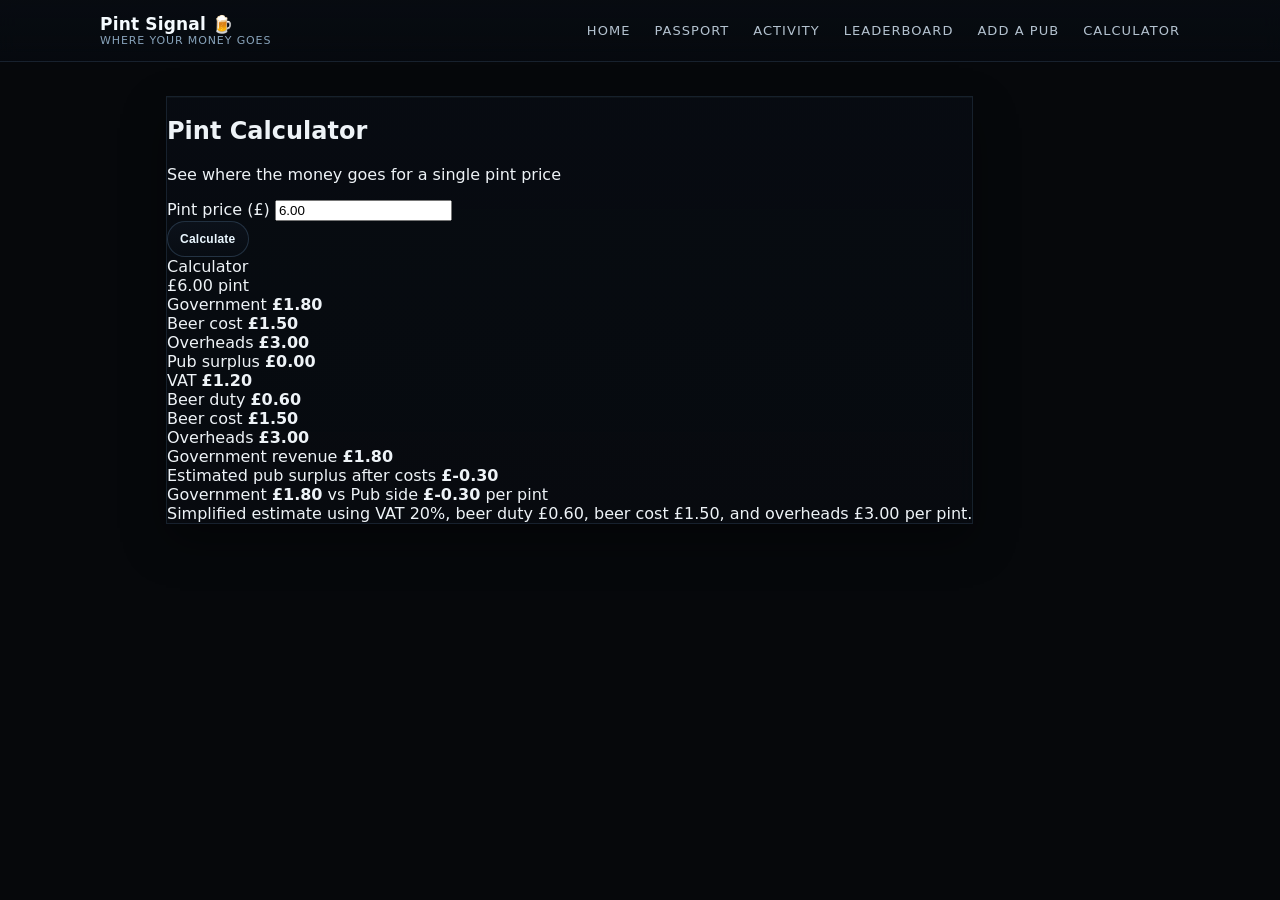
<file: calculator.html>
<!DOCTYPE html>
<html lang="en">
<head>
  <meta charset="utf-8" />
  <meta name="viewport" content="width=device-width,initial-scale=1" />
  <title>Pint Calculator</title>
  <link rel="stylesheet" href="style.css" />
</head>
<body>
  <header class="topbar">
    <div class="topbar-inner">
      <div>
        <div class="brand-title">Pint Signal 🍺</div>
        <div class="brand-subtitle">Where your money goes</div>
      </div>

      <nav class="menu">
        <a href="index.html">Home</a>
        <a href="passport.html">Passport</a>
        <a href="activity.html">Activity</a>
        <a href="leaderboard.html">Leaderboard</a>
        <a href="add-pub.html">Add a Pub</a>
        <a href="calculator.html">Calculator</a>
      </nav>
    </div>
  </header>

  <main class="page page-narrow">
    <section class="panel">
      <div class="panel-header">
        <h2>Pint Calculator</h2>
        <p>See where the money goes for a single pint price</p>
      </div>

      <div class="info-card">
        <div class="form-grid single-column">
          <label class="form-field">
            <span>Pint price (£)</span>
            <input id="awarenessPrice" type="number" step="0.01" min="0" value="6.00" placeholder="e.g. 6.00" />
          </label>
        </div>

        <div class="controls-row">
          <button onclick="runAwarenessCalculator()">Calculate</button>
        </div>

        <div id="awarenessResult" class="awareness-result"></div>
      </div>
    </section>
  </main>

  <script>
    function formatMoney(value) {
      return `£${Number(value).toFixed(2)}`;
    }

    function calculatePintEconomics(salePrice) {
      const price = Number(salePrice);
      const vat = price * 0.20;
      const beerDuty = 0.60;
      const beerCost = 1.50;
      const overheads = 3.00;
      const governmentRevenue = vat + beerDuty;
      const pubSurplus = price - vat - beerDuty - beerCost - overheads;

      return {
        salePrice: price,
        vat,
        beerDuty,
        beerCost,
        overheads,
        governmentRevenue,
        pubSurplus
      };
    }

    function buildMoneyBarHtml(result) {
      const parts = [
        { label: "Government", value: Math.max(result.governmentRevenue, 0), className: "money-gov" },
        { label: "Beer cost", value: Math.max(result.beerCost, 0), className: "money-beer" },
        { label: "Overheads", value: Math.max(result.overheads, 0), className: "money-overheads" },
        { label: "Pub surplus", value: Math.max(result.pubSurplus, 0), className: "money-pub" }
      ];

      const total = parts.reduce((sum, part) => sum + part.value, 0);

      const barHtml = parts
        .filter(part => part.value > 0)
        .map(part => {
          const width = total > 0 ? (part.value / total) * 100 : 0;
          return `<div class="${part.className}" style="width:${width}%"></div>`;
        })
        .join("");

      const legendHtml = parts
        .map(part => `
          <div class="money-legend-item">
            <span class="money-legend-label"><span class="money-dot ${part.className}"></span>${part.label}</span>
            <strong>${formatMoney(part.value)}</strong>
          </div>
        `)
        .join("");

      return `
        <div class="money-bar">${barHtml}</div>
        <div class="money-legend">${legendHtml}</div>
      `;
    }

    function renderAwarenessResult(priceValue) {
      const result = calculatePintEconomics(priceValue);

      document.getElementById("awarenessResult").innerHTML = `
        <div class="awareness-card">
          <div class="hero-badge">Calculator</div>
          <div class="hero-title">${formatMoney(result.salePrice)} pint</div>

          ${buildMoneyBarHtml(result)}

          <div class="breakdown-grid">
            <div class="breakdown-row">
              <span>VAT</span>
              <strong>${formatMoney(result.vat)}</strong>
            </div>
            <div class="breakdown-row">
              <span>Beer duty</span>
              <strong>${formatMoney(result.beerDuty)}</strong>
            </div>
            <div class="breakdown-row">
              <span>Beer cost</span>
              <strong>${formatMoney(result.beerCost)}</strong>
            </div>
            <div class="breakdown-row">
              <span>Overheads</span>
              <strong>${formatMoney(result.overheads)}</strong>
            </div>
            <div class="breakdown-row total government">
              <span>Government revenue</span>
              <strong>${formatMoney(result.governmentRevenue)}</strong>
            </div>
            <div class="breakdown-row total pub-side">
              <span>Estimated pub surplus after costs</span>
              <strong>${formatMoney(result.pubSurplus)}</strong>
            </div>
          </div>

          <div class="comparison-line">
            Government <strong>${formatMoney(result.governmentRevenue)}</strong> vs Pub side <strong>${formatMoney(result.pubSurplus)}</strong> per pint
          </div>

          <div class="calculator-note">
            Simplified estimate using VAT 20%, beer duty £0.60, beer cost £1.50, and overheads £3.00 per pint.
          </div>
        </div>
      `;
    }

    function runAwarenessCalculator() {
      const input = document.getElementById("awarenessPrice");
      const value = Number(input.value);

      if (Number.isNaN(value) || value <= 0) {
        document.getElementById("awarenessResult").innerHTML = `<div class="empty-state">Enter a valid pint price.</div>`;
        return;
      }

      renderAwarenessResult(value);
    }

    window.runAwarenessCalculator = runAwarenessCalculator;

    renderAwarenessResult(6);
  </script>
</body>
</html>
</file>
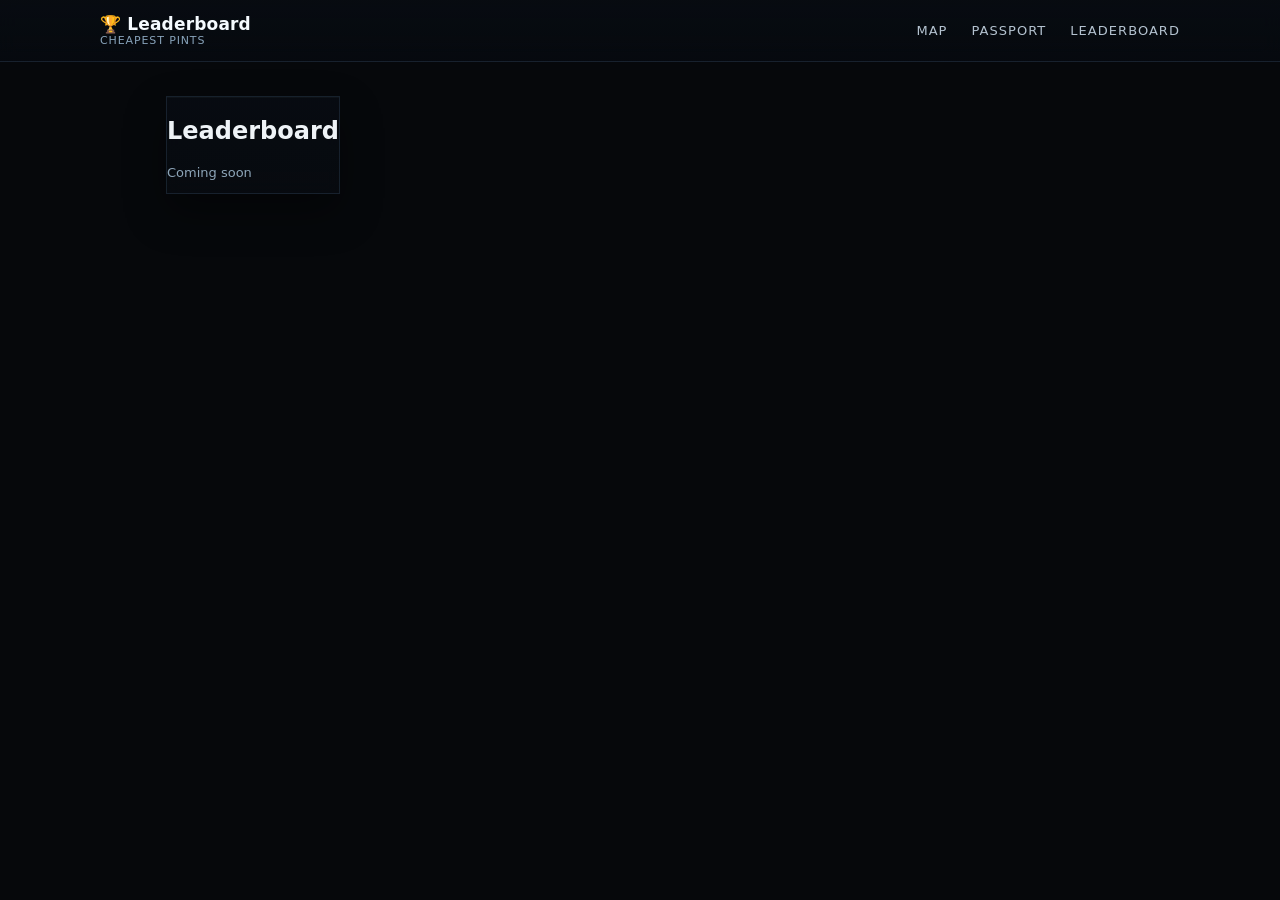
<file: leaderboard.html>
<!DOCTYPE html>
<html lang="en">
<head>
  <meta charset="utf-8" />
  <meta name="viewport" content="width=device-width,initial-scale=1" />
  <title>Leaderboard</title>

  <link rel="stylesheet" href="style.css" />
</head>

<body>
<header class="topbar">
  <div class="topbar-inner">
    <div>
      <div class="brand-title">🏆 Leaderboard</div>
      <div class="brand-subtitle">Cheapest pints</div>
    </div>

    <nav class="menu">
      <a href="index.html">Map</a>
      <a href="passport.html">Passport</a>
      <a href="leaderboard.html">Leaderboard</a>
    </nav>
  </div>
</header>

<main class="page page-narrow">
  <section class="panel">
    <h2>Leaderboard</h2>
    <p class="stack-meta">Coming soon</p>
  </section>
</main>

</body>
</html>
</file>
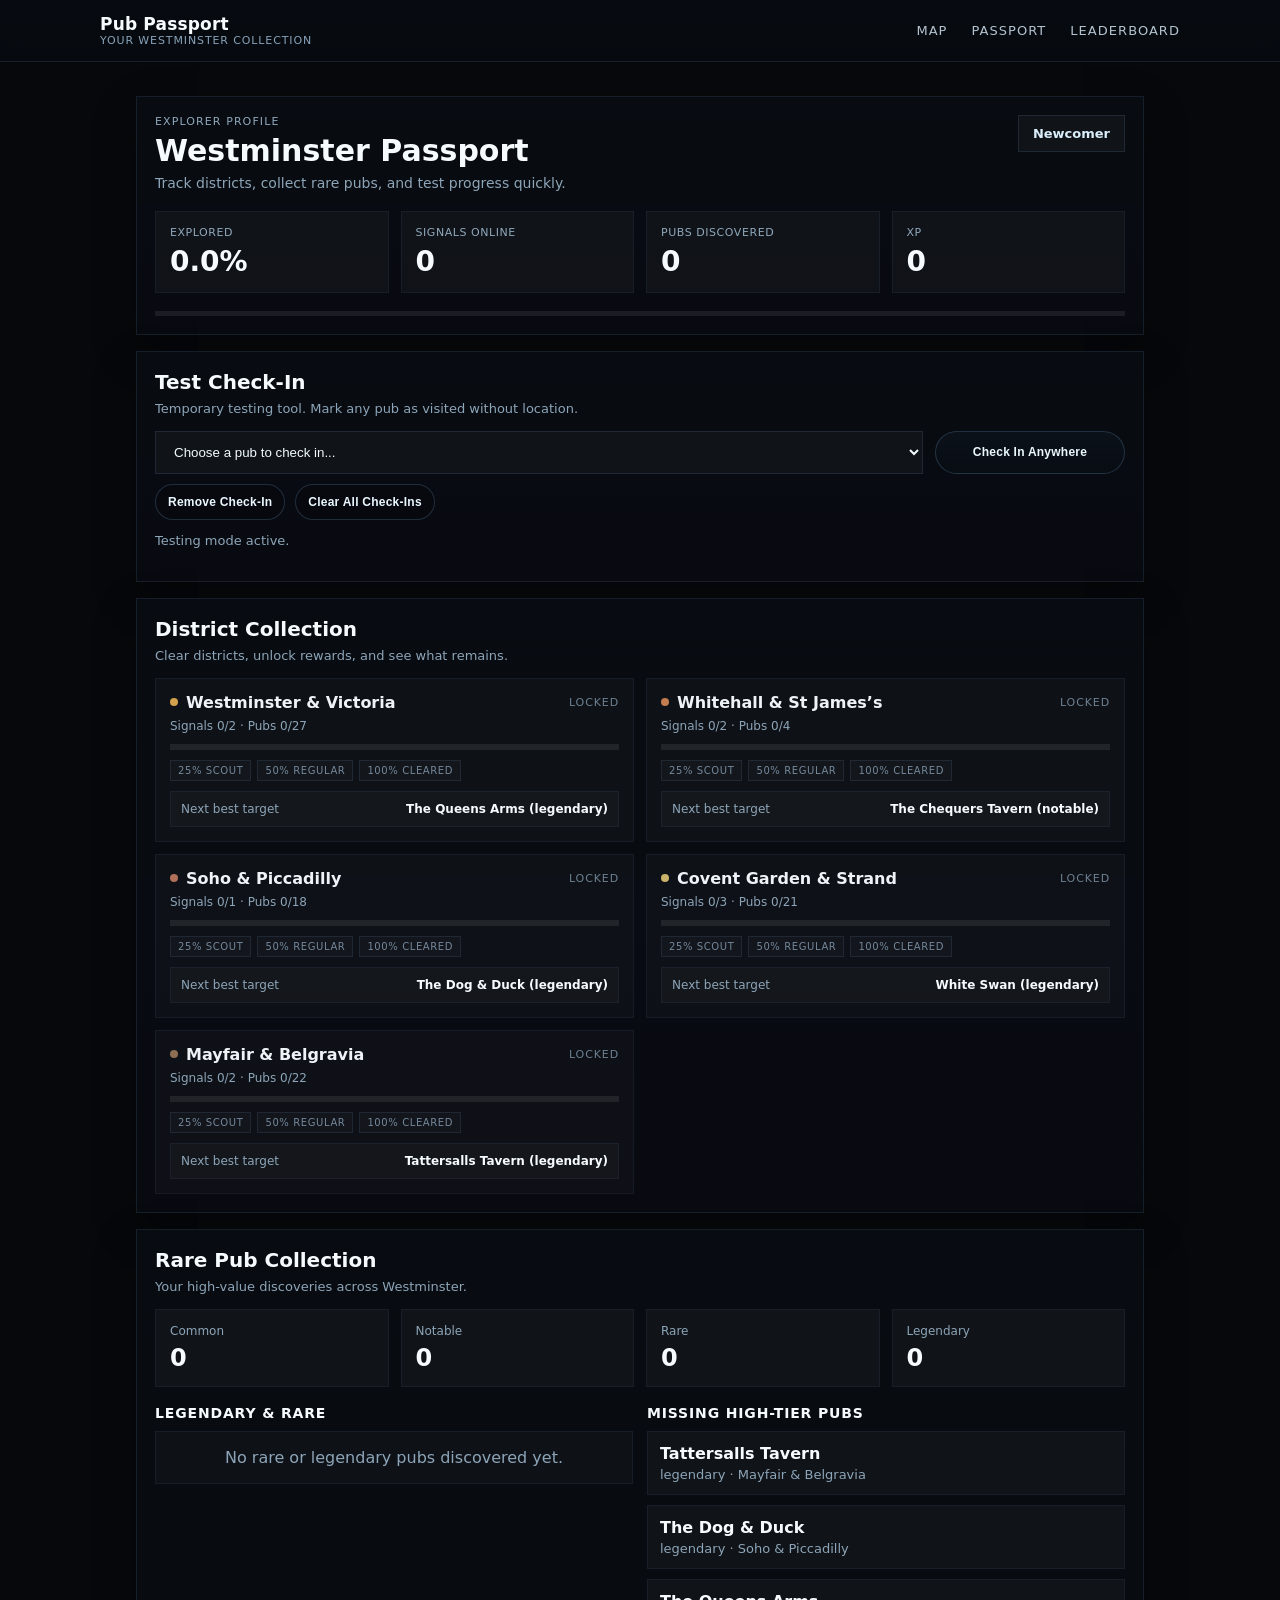
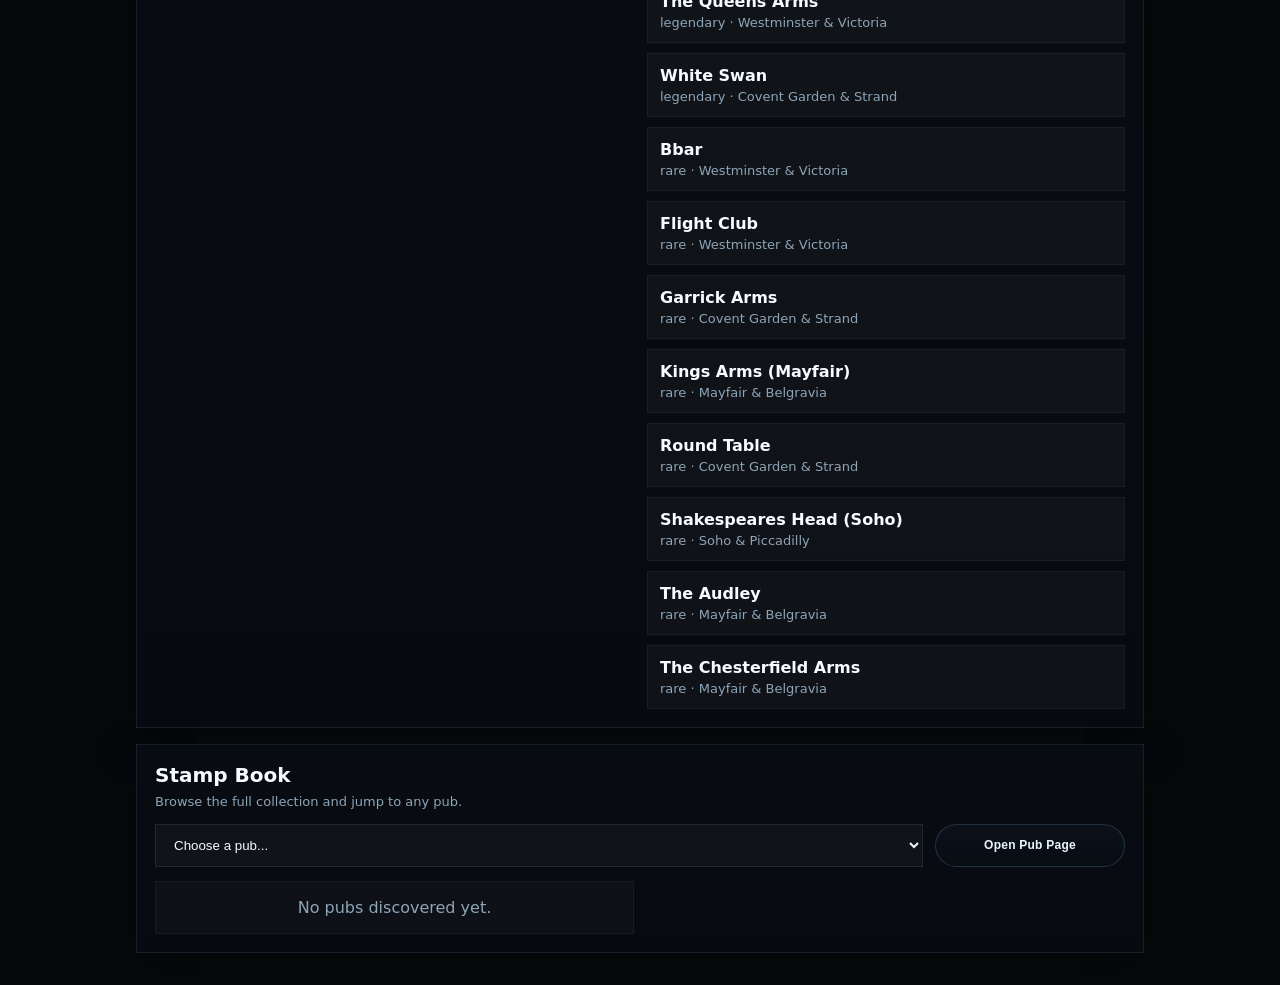
<file: passport.html>
<!DOCTYPE html>
<html lang="en">
<head>
  <meta charset="utf-8" />
  <meta name="viewport" content="width=device-width,initial-scale=1" />
  <title>Pint Signal Passport</title>
  <link rel="stylesheet" href="style.css" />
</head>
<body>
  <header class="topbar">
    <div class="topbar-inner">
      <div>
        <div class="brand-title">Pub Passport</div>
        <div class="brand-subtitle">Your Westminster collection</div>
      </div>

      <nav class="menu">
        <a href="index.html">Map</a>
        <a href="passport.html">Passport</a>
        <a href="leaderboard.html">Leaderboard</a>
      </nav>
    </div>
  </header>

  <main class="page passport-page">
    <section class="passport-hero card">
      <div class="passport-hero-top">
        <div>
          <div class="section-kicker">Explorer Profile</div>
          <h1 class="passport-title">Westminster Passport</h1>
          <p class="passport-subtitle">Track districts, collect rare pubs, and test progress quickly.</p>
        </div>
        <div class="passport-rank-chip" id="rankChip">Newcomer</div>
      </div>

      <div class="passport-hero-grid">
        <div class="passport-hero-stat">
          <span>Explored</span>
          <strong id="passportPercent">0%</strong>
        </div>
        <div class="passport-hero-stat">
          <span>Signals online</span>
          <strong id="signalCount">0</strong>
        </div>
        <div class="passport-hero-stat">
          <span>Pubs discovered</span>
          <strong id="visitedCount">0</strong>
        </div>
        <div class="passport-hero-stat">
          <span>XP</span>
          <strong id="xpCount">0</strong>
        </div>
      </div>

      <div class="progress-bar passport-main-progress">
        <div class="progress-fill" id="passportBar" style="width:0%"></div>
      </div>
    </section>

    <section class="card">
      <div class="section-title-row">
        <div>
          <div class="panel-title">Test Check-In</div>
          <div class="panel-sub">Temporary testing tool. Mark any pub as visited without location.</div>
        </div>
      </div>

      <div class="passport-controls">
        <select id="testCheckinSelect" class="passport-select">
          <option value="">Choose a pub to check in...</option>
        </select>
        <button id="testCheckinButton">Check In Anywhere</button>
      </div>

      <div class="test-actions-row">
        <button class="button-secondary" id="removeCheckinButton">Remove Check-In</button>
        <button class="button-secondary" id="clearAllCheckinsButton">Clear All Check-Ins</button>
      </div>

      <div id="testCheckinStatus" class="panel-sub top-gap">Testing mode active.</div>
    </section>

    <section class="card">
      <div class="section-title-row">
        <div>
          <div class="panel-title">District Collection</div>
          <div class="panel-sub">Clear districts, unlock rewards, and see what remains.</div>
        </div>
      </div>

      <div id="districtProgressList" class="passport-district-list"></div>
    </section>

    <section class="card">
      <div class="section-title-row">
        <div>
          <div class="panel-title">Rare Pub Collection</div>
          <div class="panel-sub">Your high-value discoveries across Westminster.</div>
        </div>
      </div>

      <div class="rarity-grid">
        <div class="rarity-card rarity-common-card">
          <span>Common</span>
          <strong id="commonCount">0</strong>
        </div>
        <div class="rarity-card rarity-notable-card">
          <span>Notable</span>
          <strong id="notableCount">0</strong>
        </div>
        <div class="rarity-card rarity-rare-card">
          <span>Rare</span>
          <strong id="rareCount">0</strong>
        </div>
        <div class="rarity-card rarity-legendary-card">
          <span>Legendary</span>
          <strong id="legendaryCount">0</strong>
        </div>
      </div>

      <div class="rare-collection-layout">
        <div>
          <div class="subsection-title">Legendary & Rare</div>
          <div id="rarePubCollection" class="stack-book-list"></div>
        </div>
        <div>
          <div class="subsection-title">Missing high-tier pubs</div>
          <div id="missingRareCollection" class="stack-book-list"></div>
        </div>
      </div>
    </section>

    <section class="card">
      <div class="section-title-row">
        <div>
          <div class="panel-title">Stamp Book</div>
          <div class="panel-sub">Browse the full collection and jump to any pub.</div>
        </div>
      </div>

      <div class="passport-controls">
        <select id="pubSelect" class="passport-select">
          <option value="">Choose a pub...</option>
        </select>
        <button id="openPubButton">Open Pub Page</button>
      </div>

      <div id="visitedPubList" class="stamp-book-list"></div>
    </section>
  </main>

  <script type="module">
    import { westminsterPubs } from "./westminster-pubs.js";
    import { signals } from "./signals.js";
    import { districts, getDistrictForPub } from "./districts.js";

    const STORAGE_KEYS = {
      signals: "pint_signal_unlocked_signals",
      visited: "pint_signal_visited_pubs",
      xp: "pint_signal_xp",
      rare: "pint_signal_rare_assignments"
    };

    const REWARD_STEPS = [
      { threshold: 25, label: "Scout" },
      { threshold: 50, label: "Regular" },
      { threshold: 100, label: "Cleared" }
    ];

    const unlockedSignals = new Set(JSON.parse(localStorage.getItem(STORAGE_KEYS.signals) || "[]"));
    const visitedPubs = new Set(JSON.parse(localStorage.getItem(STORAGE_KEYS.visited) || "[]"));
    let xp = Number(localStorage.getItem(STORAGE_KEYS.xp) || "0");
    let rareAssignments = JSON.parse(localStorage.getItem(STORAGE_KEYS.rare) || "{}");

    function saveVisitedState() {
      localStorage.setItem(STORAGE_KEYS.visited, JSON.stringify([...visitedPubs]));
      localStorage.setItem(STORAGE_KEYS.xp, String(xp));
      localStorage.setItem(STORAGE_KEYS.rare, JSON.stringify(rareAssignments));
    }

    function getStoredCoords(pubId) {
      const raw = localStorage.getItem(`pubcoords_${pubId}`);
      if (!raw) return null;

      try {
        const parsed = JSON.parse(raw);
        if (
          typeof parsed.lat === "number" &&
          typeof parsed.lng === "number" &&
          !Number.isNaN(parsed.lat) &&
          !Number.isNaN(parsed.lng)
        ) {
          return parsed;
        }
      } catch (error) {}

      return null;
    }

    function hasCoordinates(pub) {
      return (
        typeof pub.lat === "number" &&
        typeof pub.lng === "number" &&
        !Number.isNaN(pub.lat) &&
        !Number.isNaN(pub.lng)
      );
    }

    function getResolvedPubs() {
      return westminsterPubs.map(pub => {
        if (hasCoordinates(pub)) return pub;

        const stored = getStoredCoords(pub.id);
        if (stored) {
          return {
            ...pub,
            lat: stored.lat,
            lng: stored.lng
          };
        }

        return pub;
      });
    }

    function getPubRarity(pub) {
      if (!rareAssignments[pub.id]) {
        const hash = Array.from(pub.id).reduce((sum, char) => sum + char.charCodeAt(0), 0) % 100;

        if (hash < 5) {
          rareAssignments[pub.id] = "legendary";
        } else if (hash < 20) {
          rareAssignments[pub.id] = "rare";
        } else if (hash < 45) {
          rareAssignments[pub.id] = "notable";
        } else {
          rareAssignments[pub.id] = "common";
        }
      }

      return rareAssignments[pub.id];
    }

    function getRarityXp(rarity) {
      if (rarity === "legendary") return 60;
      if (rarity === "rare") return 30;
      if (rarity === "notable") return 18;
      return 10;
    }

    function getRankFromXp(value) {
      if (value >= 1000) return "Master Surveyor";
      if (value >= 600) return "Cartographer";
      if (value >= 250) return "Pathfinder";
      if (value >= 100) return "Scout";
      return "Newcomer";
    }

    function getDistrictPubs(pubs, districtId) {
      return pubs.filter(pub => getDistrictForPub(pub) === districtId);
    }

    const pubs = getResolvedPubs();

    const passportPercentEl = document.getElementById("passportPercent");
    const passportBarEl = document.getElementById("passportBar");
    const visitedCountEl = document.getElementById("visitedCount");
    const signalCountEl = document.getElementById("signalCount");
    const xpCountEl = document.getElementById("xpCount");
    const rankChipEl = document.getElementById("rankChip");
    const districtProgressListEl = document.getElementById("districtProgressList");
    const visitedPubListEl = document.getElementById("visitedPubList");
    const pubSelectEl = document.getElementById("pubSelect");
    const openPubButtonEl = document.getElementById("openPubButton");
    const commonCountEl = document.getElementById("commonCount");
    const notableCountEl = document.getElementById("notableCount");
    const rareCountEl = document.getElementById("rareCount");
    const legendaryCountEl = document.getElementById("legendaryCount");
    const rarePubCollectionEl = document.getElementById("rarePubCollection");
    const missingRareCollectionEl = document.getElementById("missingRareCollection");

    const testCheckinSelectEl = document.getElementById("testCheckinSelect");
    const testCheckinButtonEl = document.getElementById("testCheckinButton");
    const removeCheckinButtonEl = document.getElementById("removeCheckinButton");
    const clearAllCheckinsButtonEl = document.getElementById("clearAllCheckinsButton");
    const testCheckinStatusEl = document.getElementById("testCheckinStatus");

    function getVisitedPubRecords() {
      return pubs.filter(pub => visitedPubs.has(pub.id));
    }

    function renderOverview() {
      const visitedPubRecords = getVisitedPubRecords();
      const percent = pubs.length ? (visitedPubRecords.length / pubs.length) * 100 : 0;

      passportPercentEl.textContent = `${percent.toFixed(1)}%`;
      passportBarEl.style.width = `${percent}%`;
      visitedCountEl.textContent = String(visitedPubRecords.length);
      signalCountEl.textContent = String(unlockedSignals.size);
      xpCountEl.textContent = String(xp);
      rankChipEl.textContent = getRankFromXp(xp);
    }

    function renderDistrictProgress() {
      districtProgressListEl.innerHTML = districts.map(district => {
        const districtSignals = signals.filter(signal => signal.districtId === district.id);
        const districtPubs = getDistrictPubs(pubs, district.id);
        const districtVisited = districtPubs.filter(pub => visitedPubs.has(pub.id));
        const unlockedCount = districtSignals.filter(signal => unlockedSignals.has(signal.id)).length;
        const percent = districtPubs.length ? (districtVisited.length / districtPubs.length) * 100 : 0;

        const bestMissing = districtPubs
          .filter(pub => !visitedPubs.has(pub.id))
          .sort((a, b) => {
            const rarityOrder = { common: 1, notable: 2, rare: 3, legendary: 4 };
            return rarityOrder[getPubRarity(b)] - rarityOrder[getPubRarity(a)];
          })[0];

        return `
          <div class="passport-district-card">
            <div class="district-row-top">
              <div class="district-name-wrap">
                <span class="district-dot" style="background:${district.color};"></span>
                <strong>${district.name}</strong>
              </div>
              <span class="district-status ${unlockedCount > 0 ? "district-online" : "district-offline"}">
                ${unlockedCount > 0 ? "Online" : "Locked"}
              </span>
            </div>

            <div class="district-meta">
              Signals ${unlockedCount}/${districtSignals.length} · Pubs ${districtVisited.length}/${districtPubs.length}
            </div>

            <div class="district-progress-bar">
              <div class="district-progress-fill" style="width:${percent}%; background:${district.color};"></div>
            </div>

            <div class="reward-row">
              ${REWARD_STEPS.map(step => `
                <span class="reward-pill ${percent >= step.threshold ? "reward-unlocked" : "reward-locked"}">
                  ${step.threshold}% ${step.label}
                </span>
              `).join("")}
            </div>

            <div class="passport-district-footer">
              <span>Next best target</span>
              <strong>${bestMissing ? `${bestMissing.name} (${getPubRarity(bestMissing)})` : "District cleared"}</strong>
            </div>
          </div>
        `;
      }).join("");
    }

    function renderRarityCollection() {
      const visitedPubRecords = getVisitedPubRecords();

      const counts = {
        common: 0,
        notable: 0,
        rare: 0,
        legendary: 0
      };

      visitedPubRecords.forEach(pub => {
        counts[getPubRarity(pub)] += 1;
      });

      commonCountEl.textContent = String(counts.common);
      notableCountEl.textContent = String(counts.notable);
      rareCountEl.textContent = String(counts.rare);
      legendaryCountEl.textContent = String(counts.legendary);

      const collectedHighTier = visitedPubRecords
        .filter(pub => ["rare", "legendary"].includes(getPubRarity(pub)))
        .sort((a, b) => {
          const order = { legendary: 2, rare: 1 };
          return order[getPubRarity(b)] - order[getPubRarity(a)] || a.name.localeCompare(b.name);
        });

      const missingHighTier = pubs
        .filter(pub => !visitedPubs.has(pub.id) && ["rare", "legendary"].includes(getPubRarity(pub)))
        .sort((a, b) => {
          const order = { legendary: 2, rare: 1 };
          return order[getPubRarity(b)] - order[getPubRarity(a)] || a.name.localeCompare(b.name);
        });

      rarePubCollectionEl.innerHTML = collectedHighTier.length
        ? collectedHighTier.map(pub => `
            <button class="stack-card pub-list-card" onclick="window.location.href='pub.html?id=${encodeURIComponent(pub.id)}'">
              <div class="stack-title">${pub.name}</div>
              <div class="stack-meta">${getPubRarity(pub)} · ${districts.find(d => d.id === getDistrictForPub(pub))?.name || "District unknown"}</div>
            </button>
          `).join("")
        : `<div class="empty-state">No rare or legendary pubs discovered yet.</div>`;

      missingRareCollectionEl.innerHTML = missingHighTier.length
        ? missingHighTier.slice(0, 12).map(pub => `
            <div class="stack-card passive-card">
              <div class="stack-title">${pub.name}</div>
              <div class="stack-meta">${getPubRarity(pub)} · ${districts.find(d => d.id === getDistrictForPub(pub))?.name || "District unknown"}</div>
            </div>
          `).join("")
        : `<div class="empty-state">All currently assigned rare pubs have been found.</div>`;
    }

    function renderPubSelects() {
      const sorted = [...pubs].sort((a, b) => a.name.localeCompare(b.name));

      const options = `
        <option value="">Choose a pub...</option>
        ${sorted.map(pub => {
          const district = districts.find(d => d.id === getDistrictForPub(pub));
          return `<option value="${pub.id}">${pub.name}${district ? ` — ${district.name}` : ""}</option>`;
        }).join("")}
      `;

      pubSelectEl.innerHTML = options;
      testCheckinSelectEl.innerHTML = options.replace("Choose a pub...", "Choose a pub to check in...");
    }

    function renderVisitedPubs() {
      const visitedPubRecords = getVisitedPubRecords();

      if (visitedPubRecords.length === 0) {
        visitedPubListEl.innerHTML = `<div class="empty-state">No pubs discovered yet.</div>`;
        return;
      }

      const sorted = [...visitedPubRecords].sort((a, b) => a.name.localeCompare(b.name));

      visitedPubListEl.innerHTML = sorted.map(pub => {
        const rarity = getPubRarity(pub);
        const district = districts.find(d => d.id === getDistrictForPub(pub));

        return `
          <button class="stamp-card" onclick="window.location.href='pub.html?id=${encodeURIComponent(pub.id)}'">
            <div class="stamp-card-top">
              <div>
                <div class="stamp-title">${pub.name}</div>
                <div class="stamp-meta">${district ? district.name : "District unknown"}</div>
              </div>
              <div class="stamp-rarity rarity-${rarity}">${rarity}</div>
            </div>
            <div class="stamp-address">${pub.address || ""}</div>
          </button>
        `;
      }).join("");
    }

    function rerenderPassport() {
      renderOverview();
      renderDistrictProgress();
      renderRarityCollection();
      renderPubSelects();
      renderVisitedPubs();
    }

    function checkInAnywhere() {
      const pubId = testCheckinSelectEl.value;
      if (!pubId) {
        testCheckinStatusEl.textContent = "Choose a pub first.";
        return;
      }

      const pub = pubs.find(item => item.id === pubId);
      if (!pub) {
        testCheckinStatusEl.textContent = "Pub not found.";
        return;
      }

      if (visitedPubs.has(pubId)) {
        testCheckinStatusEl.textContent = `${pub.name} is already checked in.`;
        return;
      }

      const rarity = getPubRarity(pub);
      const gain = getRarityXp(rarity);

      visitedPubs.add(pubId);
      xp += gain;
      saveVisitedState();
      rerenderPassport();

      testCheckinStatusEl.textContent = `${pub.name} checked in for testing. +${gain} XP (${rarity}).`;
    }

    function removeCheckIn() {
      const pubId = testCheckinSelectEl.value;
      if (!pubId) {
        testCheckinStatusEl.textContent = "Choose a pub first.";
        return;
      }

      const pub = pubs.find(item => item.id === pubId);
      if (!pub) {
        testCheckinStatusEl.textContent = "Pub not found.";
        return;
      }

      if (!visitedPubs.has(pubId)) {
        testCheckinStatusEl.textContent = `${pub.name} is not currently checked in.`;
        return;
      }

      const rarity = getPubRarity(pub);
      const deduction = getRarityXp(rarity);

      visitedPubs.delete(pubId);
      xp = Math.max(0, xp - deduction);
      saveVisitedState();
      rerenderPassport();

      testCheckinStatusEl.textContent = `${pub.name} check-in removed. -${deduction} XP.`;
    }

    function clearAllCheckIns() {
      visitedPubs.clear();
      xp = 0;
      saveVisitedState();
      rerenderPassport();
      testCheckinStatusEl.textContent = "All test check-ins cleared.";
    }

    function openSelectedPub() {
      const pubId = pubSelectEl.value;
      if (!pubId) return;
      window.location.href = `pub.html?id=${encodeURIComponent(pubId)}`;
    }

    testCheckinButtonEl.addEventListener("click", checkInAnywhere);
    removeCheckinButtonEl.addEventListener("click", removeCheckIn);
    clearAllCheckinsButtonEl.addEventListener("click", clearAllCheckIns);
    openPubButtonEl.addEventListener("click", openSelectedPub);

    rerenderPassport();
  </script>
</body>
</html>
</file>
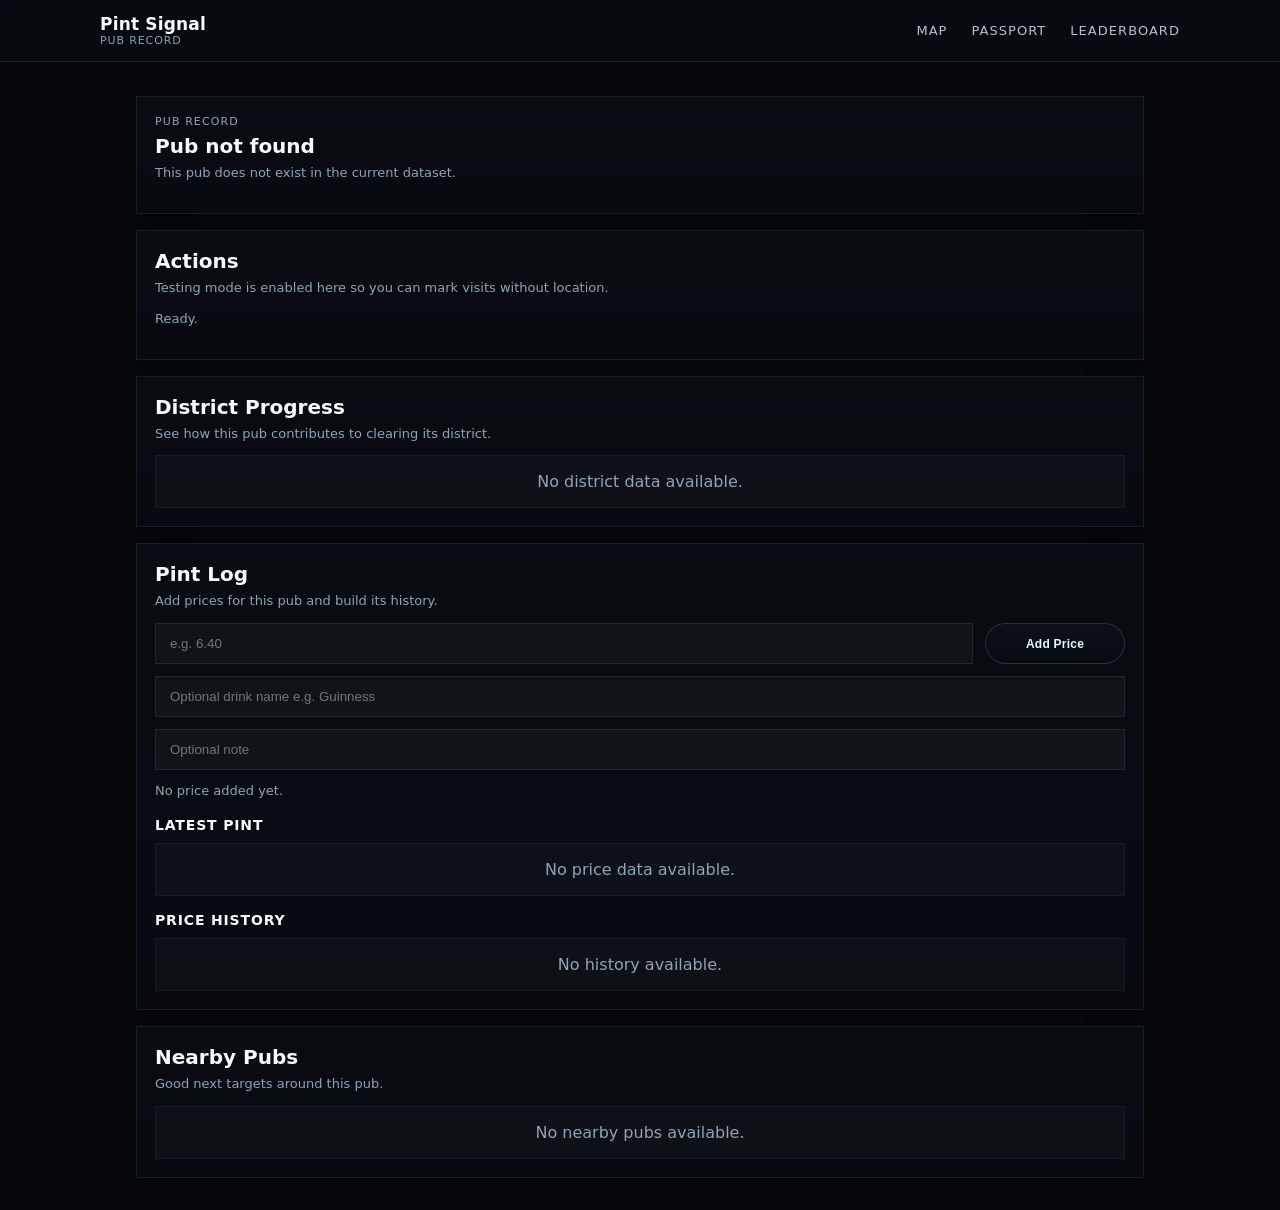
<file: pub.html>
<!DOCTYPE html>
<html lang="en">
<head>
  <meta charset="utf-8" />
  <meta name="viewport" content="width=device-width,initial-scale=1" />
  <title>Pint Signal Pub</title>
  <link rel="stylesheet" href="style.css" />
</head>
<body>
  <header class="topbar">
    <div class="topbar-inner">
      <div>
        <div class="brand-title">Pint Signal</div>
        <div class="brand-subtitle">Pub record</div>
      </div>

      <nav class="menu">
        <a href="index.html">Map</a>
        <a href="passport.html">Passport</a>
        <a href="leaderboard.html">Leaderboard</a>
      </nav>
    </div>
  </header>

  <main class="page passport-page">
    <section class="card" id="pubHeroCard">
      <div class="section-kicker">Pub Record</div>
      <div id="pubHeroContent">
        <div class="panel-title">Loading pub…</div>
      </div>
    </section>

    <section class="card">
      <div class="panel-title">Actions</div>
      <div class="panel-sub">Testing mode is enabled here so you can mark visits without location.</div>

      <div style="display:grid;grid-template-columns:1fr 1fr 1fr;gap:12px;" id="actionButtons">
        <button id="checkInButton" type="button">Check In</button>
        <button id="removeCheckInButton" class="button-secondary" type="button">Remove Check-In</button>
        <button id="directionsButton" class="button-secondary" type="button">Open Directions</button>
      </div>

      <div id="actionStatus" class="panel-sub top-gap">Ready.</div>
    </section>

    <section class="card">
      <div class="panel-title">District Progress</div>
      <div class="panel-sub">See how this pub contributes to clearing its district.</div>
      <div id="districtProgressCard"></div>
    </section>

    <section class="card">
      <div class="panel-title">Pint Log</div>
      <div class="panel-sub">Add prices for this pub and build its history.</div>

      <div style="display:grid;grid-template-columns:1fr 140px;gap:12px;">
        <input id="priceInput" class="passport-select" type="number" min="0" step="0.01" placeholder="e.g. 6.40" />
        <button id="addPriceButton" type="button">Add Price</button>
      </div>

      <div style="margin-top:12px;">
        <input id="priceDrinkInput" class="passport-select" type="text" placeholder="Optional drink name e.g. Guinness" />
      </div>

      <div style="margin-top:12px;">
        <input id="priceNoteInput" class="passport-select" type="text" placeholder="Optional note" />
      </div>

      <div id="priceStatus" class="panel-sub top-gap">No price added yet.</div>

      <div style="margin-top:16px;">
        <div class="subsection-title">Latest Pint</div>
        <div id="latestPriceCard"></div>
      </div>

      <div style="margin-top:16px;">
        <div class="subsection-title">Price History</div>
        <div id="priceHistoryList" class="stack-book-list"></div>
      </div>
    </section>

    <section class="card">
      <div class="panel-title">Nearby Pubs</div>
      <div class="panel-sub">Good next targets around this pub.</div>
      <div id="nearbyPubsList" class="stack-book-list"></div>
    </section>
  </main>

  <script type="module">
    import { westminsterPubs } from "./westminster-pubs.js";
    import { districts, getDistrictForPub } from "./districts.js";

    const STORAGE_KEYS = {
      visited: "pint_signal_visited_pubs",
      xp: "pint_signal_xp",
      rare: "pint_signal_rare_assignments",
      prices: "pint_signal_price_log"
    };

    const params = new URLSearchParams(window.location.search);
    const pubId = params.get("id");

    const visitedPubs = new Set(JSON.parse(localStorage.getItem(STORAGE_KEYS.visited) || "[]"));
    let xp = Number(localStorage.getItem(STORAGE_KEYS.xp) || "0");
    let rareAssignments = JSON.parse(localStorage.getItem(STORAGE_KEYS.rare) || "{}");
    let allPrices = JSON.parse(localStorage.getItem(STORAGE_KEYS.prices) || "{}");

    function saveState() {
      localStorage.setItem(STORAGE_KEYS.visited, JSON.stringify([...visitedPubs]));
      localStorage.setItem(STORAGE_KEYS.xp, String(xp));
      localStorage.setItem(STORAGE_KEYS.rare, JSON.stringify(rareAssignments));
      localStorage.setItem(STORAGE_KEYS.prices, JSON.stringify(allPrices));
    }

    function getStoredCoords(pubId) {
      const raw = localStorage.getItem(`pubcoords_${pubId}`);
      if (!raw) return null;

      try {
        const parsed = JSON.parse(raw);
        if (
          typeof parsed.lat === "number" &&
          typeof parsed.lng === "number" &&
          !Number.isNaN(parsed.lat) &&
          !Number.isNaN(parsed.lng)
        ) {
          return parsed;
        }
      } catch (error) {}

      return null;
    }

    function hasCoordinates(pub) {
      return (
        typeof pub.lat === "number" &&
        typeof pub.lng === "number" &&
        !Number.isNaN(pub.lat) &&
        !Number.isNaN(pub.lng)
      );
    }

    function getResolvedPubs() {
      return westminsterPubs.map(pub => {
        if (hasCoordinates(pub)) return pub;

        const stored = getStoredCoords(pub.id);
        if (stored) {
          return {
            ...pub,
            lat: stored.lat,
            lng: stored.lng
          };
        }

        return pub;
      });
    }

    function getPubRarity(pub) {
      if (!rareAssignments[pub.id]) {
        const hash = Array.from(pub.id).reduce((sum, char) => sum + char.charCodeAt(0), 0) % 100;

        if (hash < 5) {
          rareAssignments[pub.id] = "legendary";
        } else if (hash < 20) {
          rareAssignments[pub.id] = "rare";
        } else if (hash < 45) {
          rareAssignments[pub.id] = "notable";
        } else {
          rareAssignments[pub.id] = "common";
        }
      }

      return rareAssignments[pub.id];
    }

    function getRarityXp(rarity) {
      if (rarity === "legendary") return 60;
      if (rarity === "rare") return 30;
      if (rarity === "notable") return 18;
      return 10;
    }

    function formatMoney(value) {
      return `£${Number(value).toFixed(2)}`;
    }

    function formatDate(isoString) {
      const date = new Date(isoString);
      return date.toLocaleString("en-GB", {
        day: "numeric",
        month: "short",
        year: "numeric",
        hour: "2-digit",
        minute: "2-digit"
      });
    }

    function distanceInMeters(lat1, lng1, lat2, lng2) {
      const toRad = value => (value * Math.PI) / 180;
      const R = 6371000;
      const dLat = toRad(lat2 - lat1);
      const dLng = toRad(lng2 - lng1);

      const a =
        Math.sin(dLat / 2) * Math.sin(dLat / 2) +
        Math.cos(toRad(lat1)) *
          Math.cos(toRad(lat2)) *
          Math.sin(dLng / 2) *
          Math.sin(dLng / 2);

      const c = 2 * Math.atan2(Math.sqrt(a), Math.sqrt(1 - a));
      return R * c;
    }

    const pubs = getResolvedPubs();
    const pub = pubs.find(item => item.id === pubId);

    const pubHeroContentEl = document.getElementById("pubHeroContent");
    const districtProgressCardEl = document.getElementById("districtProgressCard");
    const nearbyPubsListEl = document.getElementById("nearbyPubsList");
    const latestPriceCardEl = document.getElementById("latestPriceCard");
    const priceHistoryListEl = document.getElementById("priceHistoryList");

    const actionStatusEl = document.getElementById("actionStatus");
    const priceStatusEl = document.getElementById("priceStatus");

    const checkInButtonEl = document.getElementById("checkInButton");
    const removeCheckInButtonEl = document.getElementById("removeCheckInButton");
    const directionsButtonEl = document.getElementById("directionsButton");

    const addPriceButtonEl = document.getElementById("addPriceButton");
    const priceInputEl = document.getElementById("priceInput");
    const priceDrinkInputEl = document.getElementById("priceDrinkInput");
    const priceNoteInputEl = document.getElementById("priceNoteInput");

    if (!pub) {
      pubHeroContentEl.innerHTML = `
        <div class="panel-title">Pub not found</div>
        <div class="panel-sub">This pub does not exist in the current dataset.</div>
      `;
      document.getElementById("actionButtons").style.display = "none";
      districtProgressCardEl.innerHTML = `<div class="empty-state">No district data available.</div>`;
      latestPriceCardEl.innerHTML = `<div class="empty-state">No price data available.</div>`;
      priceHistoryListEl.innerHTML = `<div class="empty-state">No history available.</div>`;
      nearbyPubsListEl.innerHTML = `<div class="empty-state">No nearby pubs available.</div>`;
      throw new Error("Pub not found");
    }

    function getDistrictData() {
      const districtId = getDistrictForPub(pub);
      const district = districts.find(d => d.id === districtId) || null;
      const districtPubs = pubs.filter(item => getDistrictForPub(item) === districtId);
      const visitedDistrictPubs = districtPubs.filter(item => visitedPubs.has(item.id));
      const percent = districtPubs.length ? (visitedDistrictPubs.length / districtPubs.length) * 100 : 0;

      return {
        districtId,
        district,
        districtPubs,
        visitedDistrictPubs,
        percent
      };
    }

    function getPubPriceHistory() {
      const list = Array.isArray(allPrices[pub.id]) ? allPrices[pub.id] : [];
      return [...list].sort((a, b) => new Date(b.createdAt) - new Date(a.createdAt));
    }

    function renderHero() {
      const rarity = getPubRarity(pub);
      const rarityXp = getRarityXp(rarity);
      const visited = visitedPubs.has(pub.id);
      const districtData = getDistrictData();

      pubHeroContentEl.innerHTML = `
        <div class="passport-hero-top">
          <div>
            <h1 class="passport-title" style="margin-bottom:8px;">${pub.name}</h1>
            <p class="passport-subtitle" style="margin-top:0;">${pub.address || "Address unavailable"}${pub.postcode ? ` · ${pub.postcode}` : ""}</p>
          </div>
          <div class="passport-rank-chip">${visited ? "Visited" : "Undiscovered"}</div>
        </div>

        <div class="passport-hero-grid" style="margin-top:18px;">
          <div class="passport-hero-stat">
            <span>District</span>
            <strong style="font-size:20px;">${districtData.district ? districtData.district.name : "Unknown"}</strong>
          </div>
          <div class="passport-hero-stat">
            <span>Rarity</span>
            <strong style="font-size:20px;text-transform:capitalize;">${rarity}</strong>
          </div>
          <div class="passport-hero-stat">
            <span>XP value</span>
            <strong style="font-size:20px;">${rarityXp}</strong>
          </div>
          <div class="passport-hero-stat">
            <span>District progress</span>
            <strong style="font-size:20px;">${districtData.percent.toFixed(0)}%</strong>
          </div>
        </div>
      `;
    }

    function renderDistrictContribution() {
      const districtData = getDistrictData();
      const rewards = [
        { threshold: 25, label: "Scout" },
        { threshold: 50, label: "Regular" },
        { threshold: 100, label: "Cleared" }
      ];

      districtProgressCardEl.innerHTML = `
        <div class="passport-district-card">
          <div class="district-row-top">
            <div class="district-name-wrap">
              <span class="district-dot" style="background:${districtData.district?.color || "#d4a24c"};"></span>
              <strong>${districtData.district ? districtData.district.name : "Unknown district"}</strong>
            </div>
            <span class="district-status ${visitedPubs.has(pub.id) ? "district-online" : "district-offline"}">
              ${visitedPubs.has(pub.id) ? "This pub counted" : "Not counted yet"}
            </span>
          </div>

          <div class="district-meta">
            ${districtData.visitedDistrictPubs.length}/${districtData.districtPubs.length} pubs discovered in this district
          </div>

          <div class="district-progress-bar">
            <div class="district-progress-fill" style="width:${districtData.percent}%; background:${districtData.district?.color || "#d4a24c"};"></div>
          </div>

          <div class="reward-row">
            ${rewards.map(step => `
              <span class="reward-pill ${districtData.percent >= step.threshold ? "reward-unlocked" : "reward-locked"}">
                ${step.threshold}% ${step.label}
              </span>
            `).join("")}
          </div>
        </div>
      `;
    }

    function renderNearbyPubs() {
      if (!hasCoordinates(pub)) {
        nearbyPubsListEl.innerHTML = `<div class="empty-state">No coordinates available for nearby pub suggestions.</div>`;
        directionsButtonEl.disabled = true;
        return;
      }

      const nearby = pubs
        .filter(item => item.id !== pub.id && hasCoordinates(item))
        .map(item => ({
          ...item,
          distance: distanceInMeters(pub.lat, pub.lng, item.lat, item.lng)
        }))
        .sort((a, b) => a.distance - b.distance)
        .slice(0, 6);

      if (!nearby.length) {
        nearbyPubsListEl.innerHTML = `<div class="empty-state">No nearby pubs found.</div>`;
        return;
      }

      nearbyPubsListEl.innerHTML = nearby.map(item => {
        const district = districts.find(d => d.id === getDistrictForPub(item));
        const rarity = getPubRarity(item);

        return `
          <button class="stack-card pub-list-card" onclick="window.location.href='pub.html?id=${encodeURIComponent(item.id)}'">
            <div class="stack-title">${item.name}</div>
            <div class="stack-meta">${district ? district.name : "District unknown"} · ${Math.round(item.distance)}m · ${rarity}</div>
          </button>
        `;
      }).join("");
    }

    function renderPriceSection() {
      const history = getPubPriceHistory();

      if (!history.length) {
        latestPriceCardEl.innerHTML = `<div class="empty-state">No pint logged yet for this pub.</div>`;
        priceHistoryListEl.innerHTML = `<div class="empty-state">No price history yet.</div>`;
        return;
      }

      const latest = history[0];

      latestPriceCardEl.innerHTML = `
        <div class="passport-district-card">
          <div class="district-row-top">
            <div class="district-name-wrap">
              <strong>${formatMoney(latest.price)}</strong>
            </div>
            <span class="district-status">${formatDate(latest.createdAt)}</span>
          </div>
          <div class="district-meta">
            ${latest.drink ? latest.drink : "Pint"}${latest.note ? ` · ${latest.note}` : ""}
          </div>
        </div>
      `;

      priceHistoryListEl.innerHTML = history.map((entry, index) => `
        <div class="stack-card passive-card">
          <div class="stack-title">${formatMoney(entry.price)}${entry.drink ? ` · ${entry.drink}` : ""}</div>
          <div class="stack-meta">${formatDate(entry.createdAt)}</div>
          ${entry.note ? `<div class="stack-meta">${entry.note}</div>` : ""}
          <div style="margin-top:10px;">
            <button type="button" onclick="window.removePriceEntry(${index})">Remove entry</button>
          </div>
        </div>
      `).join("");
    }

    function renderAll() {
      renderHero();
      renderDistrictContribution();
      renderNearbyPubs();
      renderPriceSection();

      const visited = visitedPubs.has(pub.id);
      checkInButtonEl.disabled = visited;
      removeCheckInButtonEl.disabled = !visited;
    }

    function checkInPub() {
      if (visitedPubs.has(pub.id)) {
        actionStatusEl.textContent = `${pub.name} is already checked in.`;
        return;
      }

      const rarity = getPubRarity(pub);
      const gain = getRarityXp(rarity);

      visitedPubs.add(pub.id);
      xp += gain;
      saveState();
      renderAll();

      actionStatusEl.textContent = `${pub.name} checked in. +${gain} XP (${rarity}).`;
    }

    function removeCheckIn() {
      if (!visitedPubs.has(pub.id)) {
        actionStatusEl.textContent = `${pub.name} is not currently checked in.`;
        return;
      }

      const rarity = getPubRarity(pub);
      const deduction = getRarityXp(rarity);

      visitedPubs.delete(pub.id);
      xp = Math.max(0, xp - deduction);
      saveState();
      renderAll();

      actionStatusEl.textContent = `${pub.name} check-in removed. -${deduction} XP.`;
    }

    function openDirections() {
      if (!hasCoordinates(pub)) {
        actionStatusEl.textContent = "No coordinates available for directions.";
        return;
      }

      const url = `https://www.google.com/maps/search/?api=1&query=${encodeURIComponent(`${pub.lat},${pub.lng}`)}`;
      window.open(url, "_blank");
    }

    function addPriceEntry() {
      const rawPrice = priceInputEl.value.trim();
      const drink = priceDrinkInputEl.value.trim();
      const note = priceNoteInputEl.value.trim();

      if (!rawPrice) {
        priceStatusEl.textContent = "Enter a pint price first.";
        return;
      }

      const price = Number(rawPrice);
      if (Number.isNaN(price) || price <= 0) {
        priceStatusEl.textContent = "Enter a valid price.";
        return;
      }

      if (!Array.isArray(allPrices[pub.id])) {
        allPrices[pub.id] = [];
      }

      allPrices[pub.id].push({
        price,
        drink,
        note,
        createdAt: new Date().toISOString()
      });

      saveState();
      renderPriceSection();

      priceInputEl.value = "";
      priceDrinkInputEl.value = "";
      priceNoteInputEl.value = "";

      priceStatusEl.textContent = `Added ${formatMoney(price)} for ${pub.name}.`;
    }

    window.removePriceEntry = function removePriceEntry(index) {
      const history = getPubPriceHistory();
      const target = history[index];
      if (!target) return;

      allPrices[pub.id] = (allPrices[pub.id] || []).filter(entry => entry.createdAt !== target.createdAt);
      saveState();
      renderPriceSection();

      priceStatusEl.textContent = "Price entry removed.";
    };

    checkInButtonEl.addEventListener("click", checkInPub);
    removeCheckInButtonEl.addEventListener("click", removeCheckIn);
    directionsButtonEl.addEventListener("click", openDirections);
    addPriceButtonEl.addEventListener("click", addPriceEntry);

    renderAll();
  </script>
</body>
</html>
</file>
<file: style.css>
/* =========================
   RESET + BASE
========================= */

* {
  box-sizing: border-box;
}

html,
body {
  margin: 0;
  padding: 0;
  min-height: 100%;
  background: #06080b;
  color: #eef3f7;
  font-family: Inter, system-ui, -apple-system, BlinkMacSystemFont, "Segoe UI", sans-serif;
}

body {
  overflow-x: hidden;
}

a {
  color: inherit;
  text-decoration: none;
}

/* =========================
   TOP NAV
========================= */

.topbar {
  position: fixed;
  top: 0;
  width: 100%;
  z-index: 3000;
  background: linear-gradient(
    180deg,
    rgba(8, 12, 18, 0.92),
    rgba(6, 10, 16, 0.78)
  );
  backdrop-filter: blur(10px);
  border-bottom: 1px solid rgba(120, 170, 220, 0.14);
}

.topbar-inner {
  max-width: 1120px;
  margin: 0 auto;
  padding: 14px 20px;
  display: flex;
  justify-content: space-between;
  align-items: center;
}

.brand-title {
  font-weight: 700;
  font-size: 17px;
  letter-spacing: 0.01em;
  color: #f5fbff;
}

.brand-subtitle {
  font-size: 11px;
  color: #88a3ba;
  letter-spacing: 0.08em;
  text-transform: uppercase;
}

.menu {
  display: flex;
  gap: 24px;
  font-size: 13px;
  text-transform: uppercase;
  letter-spacing: 0.08em;
  color: #c7d7e5;
}

.menu a {
  position: relative;
  opacity: 0.9;
}

.menu a:hover {
  color: #ffffff;
  opacity: 1;
}

.menu a::after {
  content: "";
  position: absolute;
  left: 0;
  right: 0;
  bottom: -6px;
  height: 1px;
  background: rgba(176, 220, 255, 0.5);
  transform: scaleX(0);
  transform-origin: left;
  transition: transform 0.2s ease;
}

.menu a:hover::after {
  transform: scaleX(1);
}

/* =========================
   MAP
========================= */

#map {
  position: fixed;
  inset: 0;
  z-index: 1;
}

.leaflet-container {
  background: #05080b;
  filter: brightness(0.78) contrast(1.18) saturate(0.42);
}

.leaflet-pane,
.leaflet-top,
.leaflet-bottom,
.leaflet-control-container {
  z-index: 200 !important;
}

.leaflet-popup-pane {
  z-index: 250 !important;
}

.leaflet-control-zoom {
  border: 1px solid rgba(120, 170, 220, 0.14) !important;
  box-shadow: 0 8px 24px rgba(0, 0, 0, 0.35) !important;
  border-radius: 0 !important;
  overflow: hidden;
}

.leaflet-control-zoom a {
  background: rgba(8, 12, 18, 0.95) !important;
  color: #e8f6ff !important;
  border-bottom: 1px solid rgba(120, 170, 220, 0.12) !important;
}

.leaflet-popup-content-wrapper,
.leaflet-popup-tip {
  background: rgba(10, 15, 22, 0.96);
  color: #eef6ff;
  border: 1px solid rgba(120, 170, 220, 0.14);
  border-radius: 0;
}

.leaflet-popup-content {
  font-size: 13px;
  line-height: 1.45;
}

/* =========================
   FOG / MEMORY LAYER
========================= */

.map-fog {
  pointer-events: none;
  position: fixed;
  inset: 0;
  z-index: 400;
  background:
    radial-gradient(circle at center, rgba(0, 0, 0, 0) 22%, rgba(0, 0, 0, 0.48) 72%, rgba(0, 0, 0, 0.72) 100%),
    linear-gradient(180deg, rgba(18, 38, 58, 0.06), rgba(0, 0, 0, 0) 18%, rgba(0, 0, 0, 0) 82%, rgba(18, 38, 58, 0.06));
}

/* =========================
   PANELS
========================= */

.panel {
  position: fixed;
  z-index: 2000;
  background: linear-gradient(
    180deg,
    rgba(8, 12, 18, 0.9),
    rgba(8, 11, 17, 0.82)
  );
  border: 1px solid rgba(120, 170, 220, 0.14);
  box-shadow:
    0 18px 40px rgba(0, 0, 0, 0.38),
    inset 0 1px 0 rgba(200, 240, 255, 0.03);
  backdrop-filter: blur(8px);
  border-radius: 0;
}

.hud {
  top: 88px;
  left: 16px;
  width: 266px;
  padding: 14px;
}

.drawer {
  left: 16px;
  bottom: 16px;
  width: 286px;
  max-height: 44vh;
  overflow-y: auto;
  padding: 14px;
}

.drawer-collapsed {
  max-height: 72px;
  overflow: hidden;
}

.drawer-top {
  display: flex;
  justify-content: space-between;
  align-items: flex-start;
  gap: 10px;
  margin-bottom: 10px;
}

.drawer-toggle {
  width: auto;
  padding: 7px 10px;
  font-size: 11px;
  min-width: 66px;
}

/* =========================
   TYPE
========================= */

.title {
  font-size: 13px;
  font-weight: 700;
  letter-spacing: 0.05em;
  text-transform: uppercase;
  margin-bottom: 6px;
  color: #f5fbff;
}

.sub {
  font-size: 12px;
  color: #8da5b8;
  line-height: 1.4;
}

.muted {
  color: #7d93a7;
  font-size: 12px;
  line-height: 1.4;
}

.top-gap {
  margin-top: 12px;
}

/* =========================
   BUTTONS
========================= */

button {
  border: 1px solid rgba(125, 175, 220, 0.22);
  background: linear-gradient(
    180deg,
    rgba(12, 18, 27, 0.96),
    rgba(8, 13, 20, 0.96)
  );
  color: #eaf7ff;
  padding: 10px 12px;
  border-radius: 999px;
  cursor: pointer;
  font-weight: 600;
  font-size: 12px;
  letter-spacing: 0.02em;
}

button:hover {
  border-color: rgba(170, 220, 255, 0.45);
  background: linear-gradient(
    180deg,
    rgba(17, 26, 38, 0.98),
    rgba(10, 16, 24, 0.98)
  );
}

button:disabled {
  opacity: 0.45;
  cursor: not-allowed;
}

.button-secondary {
  background: rgba(0, 0, 0, 0.1);
}

/* =========================
   HUD
========================= */

.mission-card {
  margin-top: 14px;
  margin-bottom: 14px;
  padding: 12px;
  background: rgba(255, 255, 255, 0.025);
  border: 1px solid rgba(120, 170, 220, 0.12);
  border-radius: 0;
}

.mission-label {
  font-size: 10px;
  text-transform: uppercase;
  letter-spacing: 0.12em;
  color: #8fa8bb;
  margin-bottom: 6px;
}

.mission-title {
  font-size: 14px;
  font-weight: 700;
  color: #f4fbff;
  margin-bottom: 4px;
}

.mission-sub {
  font-size: 12px;
  color: #8da5b8;
  line-height: 1.4;
}

.stats {
  display: flex;
  gap: 8px;
  margin: 12px 0;
}

.stat {
  flex: 1;
  padding: 10px 8px;
  background: rgba(255, 255, 255, 0.03);
  border: 1px solid rgba(120, 170, 220, 0.08);
  text-align: center;
  min-height: 60px;
}

.stat strong {
  display: block;
  font-size: 18px;
  color: #ffffff;
  line-height: 1.1;
}

.stat span {
  display: block;
  margin-top: 5px;
  font-size: 10px;
  color: #8fa8bb;
  text-transform: uppercase;
  letter-spacing: 0.08em;
}

.progress-label-row {
  display: flex;
  justify-content: space-between;
  gap: 10px;
  font-size: 11px;
  color: #8da5b8;
  text-transform: uppercase;
  letter-spacing: 0.08em;
  margin-top: 12px;
  margin-bottom: 6px;
}

.progress,
.progress-bar {
  height: 5px;
  background: rgba(255, 255, 255, 0.08);
  overflow: hidden;
}

.progress-fill {
  height: 100%;
  background: linear-gradient(90deg, #78c7ff, #f0f7ff);
}

.hud-actions {
  display: flex;
  gap: 8px;
  margin-top: 12px;
}

/* =========================
   DRAWER / DISTRICTS
========================= */

.district {
  padding: 10px;
  margin-bottom: 8px;
  background: rgba(255, 255, 255, 0.025);
  border: 1px solid rgba(120, 170, 220, 0.08);
}

.district-header,
.district-row-top {
  display: flex;
  justify-content: space-between;
  align-items: center;
  gap: 10px;
}

.district-name-wrap {
  display: flex;
  align-items: center;
  gap: 8px;
}

.district-name {
  font-size: 13px;
  font-weight: 600;
  color: #f3faff;
}

.district-status {
  font-size: 11px;
  text-transform: uppercase;
  letter-spacing: 0.08em;
}

.district-online {
  color: #c7ecff;
}

.district-offline {
  color: #6d8091;
}

.district-summary,
.district-meta {
  margin-top: 6px;
  font-size: 12px;
  color: #8da5b8;
  line-height: 1.35;
}

.district-progress,
.district-progress-bar {
  margin-top: 10px;
}

.district-progress-bar {
  height: 6px;
  background: rgba(255, 255, 255, 0.08);
  overflow: hidden;
}

.district-progress-fill {
  height: 100%;
}

.reward-row {
  display: flex;
  gap: 6px;
  flex-wrap: wrap;
  margin-top: 10px;
  margin-bottom: 10px;
}

.reward-pill {
  font-size: 10px;
  padding: 4px 7px;
  text-transform: uppercase;
  letter-spacing: 0.06em;
  border: 1px solid rgba(120, 170, 220, 0.12);
}

.reward-unlocked {
  background: rgba(120, 199, 255, 0.08);
  color: #dff3ff;
}

.reward-locked {
  background: rgba(255, 255, 255, 0.02);
  color: #74889b;
}

.intel-card,
.passport-district-footer {
  margin-top: 10px;
  background: rgba(255, 255, 255, 0.025);
  border: 1px solid rgba(120, 170, 220, 0.08);
  padding: 10px;
}

.intel-line,
.passport-district-footer,
.detail-row,
.history-row {
  display: flex;
  justify-content: space-between;
  gap: 12px;
  font-size: 12px;
  color: #8da5b8;
}

.intel-line + .intel-line,
.detail-row + .detail-row,
.history-row + .history-row {
  margin-top: 8px;
}

.intel-line strong,
.passport-district-footer strong,
.detail-row strong,
.history-row strong {
  color: #f5fbff;
  text-align: right;
}

.district-dot {
  width: 8px;
  height: 8px;
  border-radius: 999px;
  display: inline-block;
}

/* =========================
   MAP MARKERS
========================= */

.signal-marker-wrap,
.pint-marker-wrap,
.district-label-wrap {
  background: transparent;
  border: none;
}

.signal-marker {
  position: relative;
  width: 34px;
  height: 34px;
  display: flex;
  align-items: center;
  justify-content: center;
}

.signal-core {
  font-size: 20px;
  line-height: 1;
  font-weight: 700;
  color: #eaf8ff;
  text-shadow:
    0 0 8px rgba(120, 199, 255, 0.15),
    0 0 16px rgba(120, 199, 255, 0.08);
}

.signal-locked .signal-core {
  color: rgba(200, 220, 235, 0.36);
  text-shadow: none;
}

.signal-unlocked .signal-core {
  color: #f6fbff;
  text-shadow:
    0 0 8px rgba(150, 220, 255, 0.18),
    0 0 18px rgba(150, 220, 255, 0.1);
}

.pint-marker-ac {
  width: 20px;
  height: 20px;
  border-radius: 999px;
  display: flex;
  align-items: center;
  justify-content: center;
  font-size: 11px;
  font-weight: 700;
  color: #e8f8ff;
  background: rgba(14, 26, 38, 0.94);
  border: 1px solid rgba(145, 205, 245, 0.3);
  box-shadow: 0 0 0 1px rgba(255, 255, 255, 0.03);
}

.pint-marker-ac.pub-visited {
  background: rgba(22, 42, 62, 0.96);
  border-color: rgba(200, 240, 255, 0.45);
}

.rarity-common {
  opacity: 0.88;
}

.rarity-notable {
  border-color: rgba(160, 220, 255, 0.45);
}

.rarity-rare {
  border-color: rgba(215, 245, 255, 0.62);
  box-shadow: 0 0 10px rgba(140, 220, 255, 0.12);
}

.rarity-legendary {
  border-color: rgba(255, 255, 255, 0.82);
  box-shadow:
    0 0 12px rgba(190, 240, 255, 0.18),
    0 0 24px rgba(120, 199, 255, 0.08);
}

.district-label {
  font-size: 11px;
  font-weight: 700;
  letter-spacing: 0.08em;
  text-transform: uppercase;
  color: rgba(220, 240, 255, 0.75);
  text-align: center;
  text-shadow: 0 1px 4px rgba(0, 0, 0, 0.7);
}

/* =========================
   STANDARD PAGES
========================= */

.page {
  position: relative;
  z-index: 1000;
  max-width: 980px;
  margin: 96px auto 32px;
  padding: 0 16px;
}

.card {
  background: linear-gradient(
    180deg,
    rgba(8, 12, 18, 0.9),
    rgba(8, 11, 17, 0.82)
  );
  border: 1px solid rgba(120, 170, 220, 0.12);
  box-shadow: 0 16px 40px rgba(0, 0, 0, 0.28);
  padding: 18px;
  margin-bottom: 16px;
}

.section-kicker {
  font-size: 11px;
  text-transform: uppercase;
  letter-spacing: 0.1em;
  color: #8fa8bb;
  margin-bottom: 6px;
}

.panel-title {
  font-size: 20px;
  margin-bottom: 6px;
  color: #f5fbff;
  font-weight: 700;
}

.panel-sub {
  font-size: 13px;
  color: #8da5b8;
  margin-bottom: 12px;
  line-height: 1.45;
}

.empty-state {
  color: #8da5b8;
  text-align: center;
  padding: 16px;
  background: rgba(255, 255, 255, 0.025);
  border: 1px solid rgba(120, 170, 220, 0.08);
}

/* =========================
   PASSPORT
========================= */

.passport-page {
  max-width: 1040px;
}

.passport-hero-top {
  display: flex;
  justify-content: space-between;
  align-items: flex-start;
  gap: 14px;
}

.passport-title {
  margin: 0;
  font-size: 30px;
  font-weight: 700;
  color: #f5fbff;
  line-height: 1.1;
}

.passport-subtitle {
  margin: 8px 0 0;
  color: #8da5b8;
  font-size: 14px;
}

.passport-rank-chip {
  padding: 10px 14px;
  border: 1px solid rgba(120, 170, 220, 0.14);
  background: rgba(255, 255, 255, 0.03);
  color: #d9eefb;
  font-size: 13px;
  font-weight: 600;
  white-space: nowrap;
}

.passport-hero-grid {
  display: grid;
  grid-template-columns: repeat(4, 1fr);
  gap: 12px;
  margin-top: 20px;
}

.passport-hero-stat {
  background: rgba(255, 255, 255, 0.03);
  border: 1px solid rgba(120, 170, 220, 0.08);
  padding: 14px;
}

.passport-hero-stat span {
  display: block;
  font-size: 11px;
  text-transform: uppercase;
  letter-spacing: 0.05em;
  color: #8fa8bb;
  margin-bottom: 6px;
}

.passport-hero-stat strong {
  font-size: 28px;
  color: #f5fbff;
}

.passport-main-progress {
  margin-top: 18px;
}

.section-title-row {
  display: flex;
  justify-content: space-between;
  align-items: flex-start;
  gap: 12px;
}

.test-actions-row {
  display: flex;
  gap: 10px;
  margin-top: 10px;
}

.passport-controls,
.pub-form-grid {
  display: grid;
  grid-template-columns: 1fr 190px;
  gap: 12px;
}

.pub-form-grid.single-column {
  grid-template-columns: 1fr;
}

.passport-select {
  width: 100%;
  padding: 12px 14px;
  border: 1px solid rgba(120, 170, 220, 0.14);
  background: rgba(255, 255, 255, 0.03);
  color: #f1fbff;
}

.field-label {
  display: block;
  font-size: 11px;
  text-transform: uppercase;
  letter-spacing: 0.05em;
  color: #8fa8bb;
  margin-bottom: 6px;
}

.passport-district-list {
  display: grid;
  grid-template-columns: 1fr 1fr;
  gap: 12px;
}

.passport-district-card {
  background: rgba(255, 255, 255, 0.025);
  border: 1px solid rgba(120, 170, 220, 0.08);
  padding: 14px;
}

.rarity-grid {
  display: grid;
  grid-template-columns: repeat(4, 1fr);
  gap: 12px;
}

.rarity-card {
  padding: 14px;
  background: rgba(255, 255, 255, 0.03);
  border: 1px solid rgba(120, 170, 220, 0.08);
}

.rarity-card span {
  display: block;
  font-size: 12px;
  color: #8da5b8;
  margin-bottom: 6px;
}

.rarity-card strong {
  display: block;
  font-size: 24px;
  color: #f5fbff;
}

.rare-collection-layout {
  display: grid;
  grid-template-columns: 1fr 1fr;
  gap: 14px;
  margin-top: 18px;
}

.subsection-title {
  font-size: 14px;
  font-weight: 700;
  color: #f5fbff;
  margin-bottom: 10px;
  text-transform: uppercase;
  letter-spacing: 0.06em;
}

.stack-book-list {
  display: flex;
  flex-direction: column;
  gap: 10px;
}

.stack-card {
  background: rgba(255, 255, 255, 0.03);
  border: 1px solid rgba(120, 170, 220, 0.08);
  padding: 12px;
  color: #eef6fb;
  text-align: left;
  width: 100%;
}

.stack-card:hover {
  background: rgba(255, 255, 255, 0.05);
}

.passive-card {
  cursor: default;
}

.stack-title {
  font-size: 16px;
  font-weight: 700;
  color: #f5fbff;
  margin-bottom: 4px;
}

.stack-meta {
  font-size: 13px;
  color: #8da5b8;
}

.stamp-book-list {
  display: grid;
  grid-template-columns: 1fr 1fr;
  gap: 12px;
  margin-top: 14px;
}

.stamp-card {
  width: 100%;
  text-align: left;
  border: 1px solid rgba(120, 170, 220, 0.08);
  background: rgba(255, 255, 255, 0.03);
  padding: 14px;
  color: #eef6fb;
  cursor: pointer;
}

.stamp-card:hover {
  background: rgba(255, 255, 255, 0.05);
}

.stamp-card-top {
  display: flex;
  justify-content: space-between;
  gap: 12px;
}

.stamp-title {
  font-size: 16px;
  font-weight: 700;
  color: #f5fbff;
}

.stamp-meta {
  margin-top: 4px;
  font-size: 13px;
  color: #8da5b8;
}

.stamp-address {
  margin-top: 10px;
  font-size: 13px;
  color: #7890a3;
}

.stamp-rarity {
  font-size: 11px;
  text-transform: uppercase;
  letter-spacing: 0.05em;
  padding: 6px 8px;
  align-self: flex-start;
  border: 1px solid rgba(120, 170, 220, 0.14);
}

/* =========================
   PUB PAGE
========================= */

.pub-page {
  max-width: 1100px;
}

.back-link {
  display: inline-block;
  margin-bottom: 12px;
  color: #c4dceb;
}

.back-link:hover {
  color: #ffffff;
}

.pub-hero-card {
  margin-bottom: 18px;
}

.pub-hero-card .passport-title {
  margin-bottom: 4px;
}

.pub-meta-grid {
  display: grid;
  grid-template-columns: repeat(4, 1fr);
  gap: 12px;
  margin-top: 20px;
}

.pub-meta-card {
  background: rgba(255, 255, 255, 0.03);
  border: 1px solid rgba(120, 170, 220, 0.08);
  padding: 14px;
}

.pub-meta-card span {
  display: block;
  font-size: 11px;
  text-transform: uppercase;
  letter-spacing: 0.05em;
  color: #8fa8bb;
  margin-bottom: 6px;
}

.pub-meta-card strong {
  font-size: 18px;
  color: #f5fbff;
}

.pub-grid {
  display: grid;
  grid-template-columns: 1fr 1fr;
  gap: 16px;
}

.price-hero {
  font-size: 34px;
  font-weight: 700;
  color: #f5fbff;
  margin-bottom: 14px;
}

.detail-list {
  display: flex;
  flex-direction: column;
  gap: 8px;
}

.history-title {
  font-size: 14px;
  font-weight: 700;
  color: #f5fbff;
}

.history-meta {
  font-size: 12px;
  color: #8da5b8;
  margin-top: 4px;
}

/* =========================
   SCROLLBAR
========================= */

::-webkit-scrollbar {
  width: 6px;
}

::-webkit-scrollbar-thumb {
  background: rgba(120, 170, 220, 0.28);
}

/* =========================
   RESPONSIVE
========================= */

@media (max-width: 980px) {
  .passport-hero-grid,
  .rarity-grid,
  .passport-district-list,
  .stamp-book-list,
  .rare-collection-layout,
  .pub-meta-grid,
  .pub-grid {
    grid-template-columns: 1fr 1fr;
  }
}

@media (max-width: 900px) {
  .hud,
  .drawer,
  .panel {
    left: 16px;
    right: 16px;
    width: auto;
  }

  .hud {
    top: 78px;
  }

  .drawer {
    bottom: 16px;
    max-height: 40vh;
  }
}

@media (max-width: 700px) {
  .topbar-inner,
  .stats,
  .hud-actions,
  .intel-line,
  .district-row-top,
  .district-header,
  .passport-hero-top,
  .passport-controls,
  .test-actions-row,
  .stamp-card-top,
  .passport-district-footer {
    flex-direction: column;
    display: flex;
    align-items: flex-start;
  }

  .passport-hero-grid,
  .rarity-grid,
  .passport-district-list,
  .stamp-book-list,
  .rare-collection-layout,
  .pub-meta-grid,
  .pub-grid,
  .pub-form-grid {
    grid-template-columns: 1fr;
  }

  .passport-title {
    font-size: 24px;
  }

  .passport-hero-stat strong,
  .price-hero {
    font-size: 24px;
  }
}
</file>
